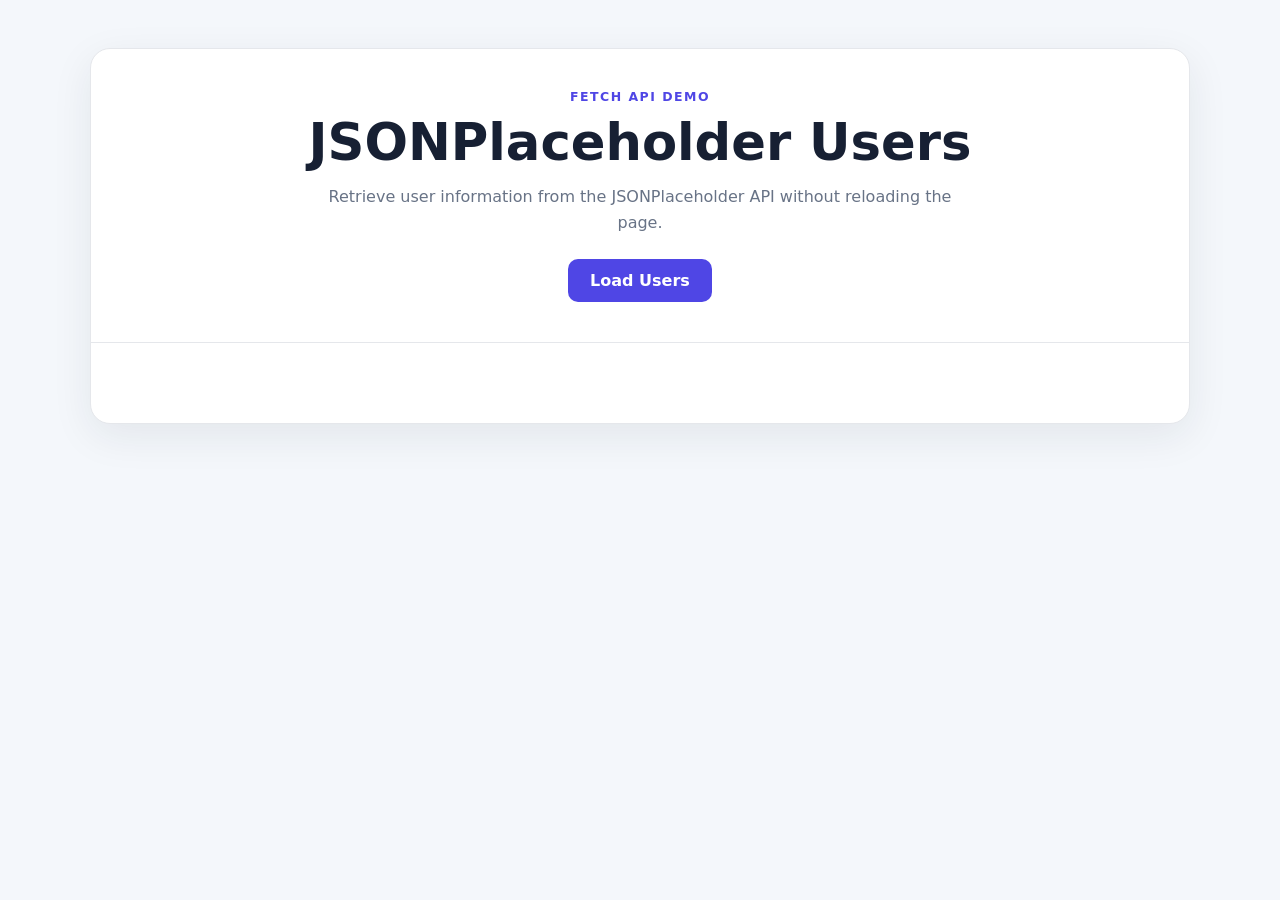
<file: API-Powered User Directory/index.html>
<!DOCTYPE html>
<html lang="en">
<head>
  <meta charset="UTF-8">
  <meta name="viewport" content="width=device-width, initial-scale=1.0">
  <title>JSONPlaceholder Users</title>
  <link rel="stylesheet" href="style.css">
</head>
<body>
  <main class="container">
    <section class="app">
      <header class="app__header">
        <p class="eyebrow">Fetch API Demo</p>
        <h1>JSONPlaceholder Users</h1>
        <p class="intro">
          Retrieve user information from the JSONPlaceholder API without reloading the page.
        </p>
        <button id="loadUsersBtn" class="button" type="button">
          Load Users
        </button>
      </header>

      <div id="status" class="status" role="status" aria-live="polite"></div>
      <section id="usersContainer" class="users" aria-label="User list"></section>
    </section>
  </main>

  <script src="script.js" defer></script>
</body>
</html>
</file>
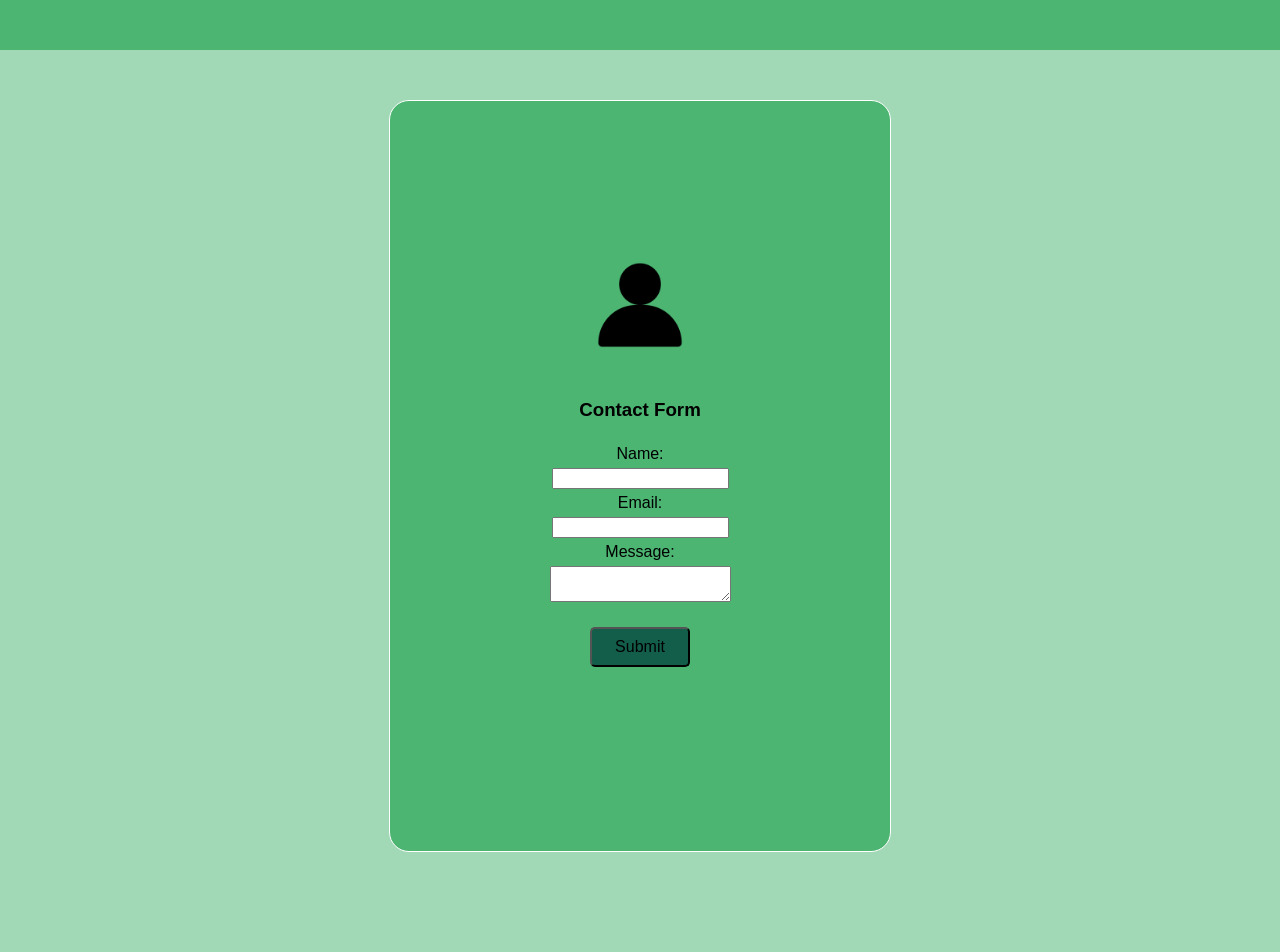
<file: Simple Contact Form/index.html>
<!DOCTYPE html>
<html lang="en">

<head>
    <meta charset="UTF-8">
    <meta name="viewport" content="width=device-width, initial-scale=1.0">
    <title>Contact Form</title>
    <link rel="stylesheet" href="CSS/styles.css">
</head>

    <body> 
    
        <header class="navBar" id="navbar"></header>   
        
        <form class="contactForm" name="myForm">
        
            <img src="images/contact.png" alt="Contact Us" class="contact-image">
            <h3 id="formHeading">Contact Form</h3>

            <label for="name">Name:</label>
            <input type="text" id="name" name="name">

            <label for="email">Email:</label>
            <input type="email" id="email" name="email">

            <label for="message">Message:</label>
            <textarea id="message" name="message"></textarea>

            <button type="submit" class="submit">Submit</button>
        
        </form>
        <script src="Javascript/script.js"></script>
    </body>
</html>
</file>
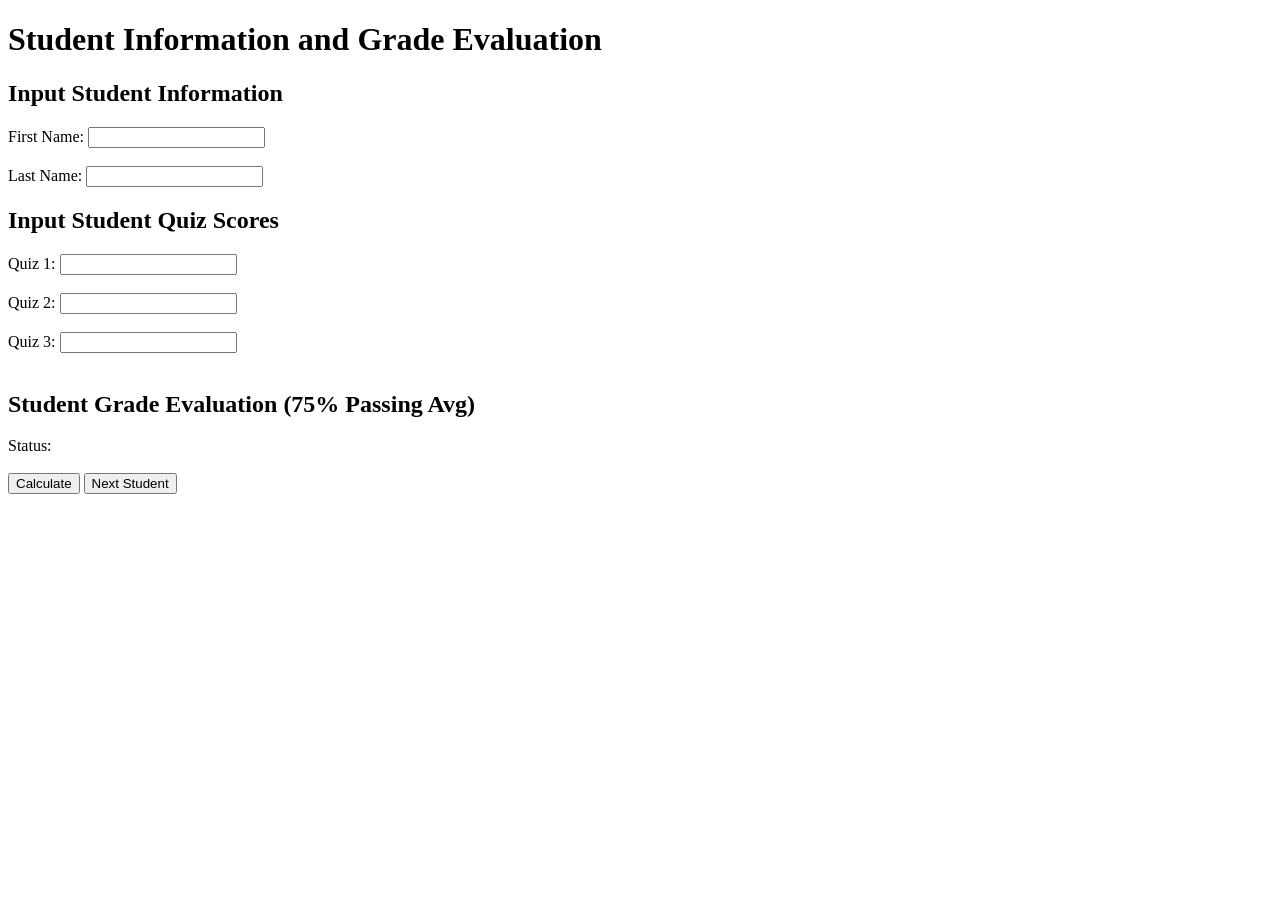
<file: Student Information and Grade Evaluation/index.html>
<!DOCTYPE html>
<html lang="en">
<link rel="stylesheet" href="styles.css">

<head>
    <meta charset="UTF-8">
    <meta name="viewport" content="width=device-width, initial-scale=1.0">
    <title>Student Information and Grade Evaluation</title>

</head>

    <body>

        <div class="student">
            <h1>Student Information and Grade Evaluation</h1>
                
                <h2>Input Student Information</h2>
                <label for ="fname">First Name:</label>
                <input type="text" id="fname" name="fname"><br><br>

                <label for ="lname">Last Name:</label>
                <input type="text" id="lname" name="lname">


                <h2>Input Student Quiz Scores</h2> 
                <label for ="quiz1">Quiz 1:</label>
                <input type="number" id="quiz1" name="quiz1"><br><br>

                <label for ="quiz2">Quiz 2:</label>
                <input type="number" id="quiz2" name="quiz2"><br><br>

                <label for ="quiz3">Quiz 3:</label>
                <input type="number" id="quiz3" name="quiz3"><br><br>


                <h2>Student Grade Evaluation (75% Passing Avg)</h2>
               <label><span id="grade">Status: </span></label><br><br>


                 <button id="submitBtn">Calculate</button>
                 
                 <button id="resetBtn">Next Student</button>

        </div>

         <script src="script.js"></script> <!-- javascript -->

    </body>




</html>
</file>
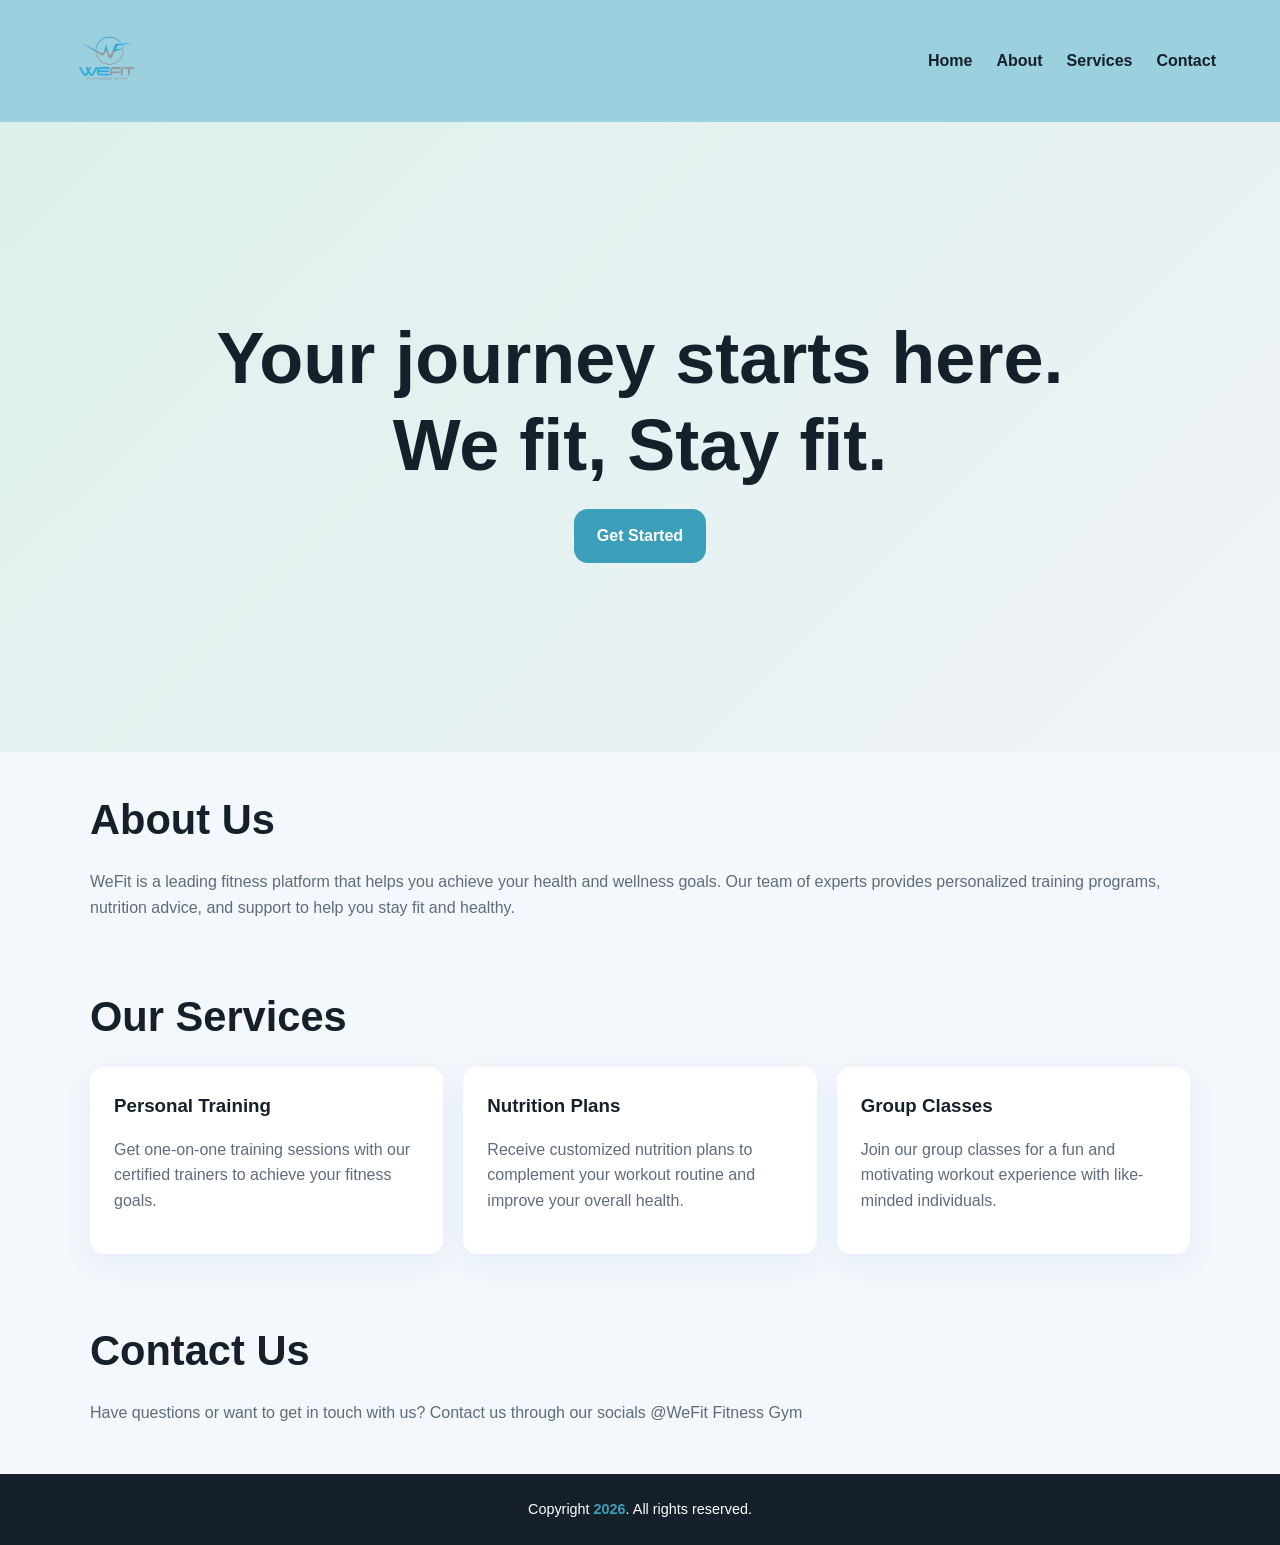
<file: One-page responsive website/responsive-demo/index.html>
<!DOCTYPE html>
<html lang="en">

<head>
  <meta charset="UTF-8">
  <meta name="viewport" content="width=device-width, initial-scale=1.0">
  <title>WeFit</title>
  <link rel="stylesheet" href="../css/main.css">
</head>

<body>
    <header class = "header">
        <a href="#" class="logo" aria-label="Go to home page">
            <img src="../image/weFit.png" alt="WeFit Logo" class="logo-image">
        </a>
            <button class="menu-btn" id="menuBtn"
            aria-label="Open navigation">☰</button>
        
            <nav class="nav">
                <ul>
                    <li><a href="#home">Home</a></li>
                    <li><a href="#about">About</a></li>
                    <li><a href="#services">Services</a></li>
                    <li><a href="#contact">Contact</a></li>
                </ul>
            </nav>

    </header>
    <main>
            <!--hero section-->
        <section class="hero" id="home">
            <div class="hero-content">
                
                <h1>Your journey starts here. </h1>
                <h1>We fit, Stay fit.</h1>
                
                <a href="#services" class="btn">Get Started</a>
            </div>
        </section>

            <!--about section-->
        <section class="about" id="about">
            <h2>About Us</h2>
            <p>WeFit is a leading fitness platform that helps you achieve your health and wellness goals. Our team of experts provides personalized training programs, nutrition advice, and support to help you stay fit and healthy.</p>
        </section>

            <!--services section-->
        <section class="services" id="services">
            <h2>Our Services</h2>
            <div class="service-cards">
                <article class="service-card">
                    <h3>Personal Training</h3>
                    <p>Get one-on-one training sessions with our certified trainers to achieve your fitness goals.</p>
                </article>
                <article class="service-card">
                    <h3>Nutrition Plans</h3>
                    <p>Receive customized nutrition plans to complement your workout routine and improve your overall health.</p>
                </article>
                <article class="service-card">
                    <h3>Group Classes</h3>
                    <p>Join our group classes for a fun and motivating workout experience with like-minded individuals.</p>
                </article>
            </div>
        </section>
        
            <!--contact section (possible footer pero ayna)--> 
        <section class="contact" id="contact">
            <article class="contact-info">
                <h2>Contact Us</h2>
                <p>Have questions or want to get in touch with us? Contact us through our socials @WeFit Fitness Gym</p>
            </article>
        </section>

    </main>

    <footer class="footer">
        Copyright <span id="year"></span>. All rights reserved.
    </footer>

    <script src="../js/script.js"></script>
</body>
</html>
</file>
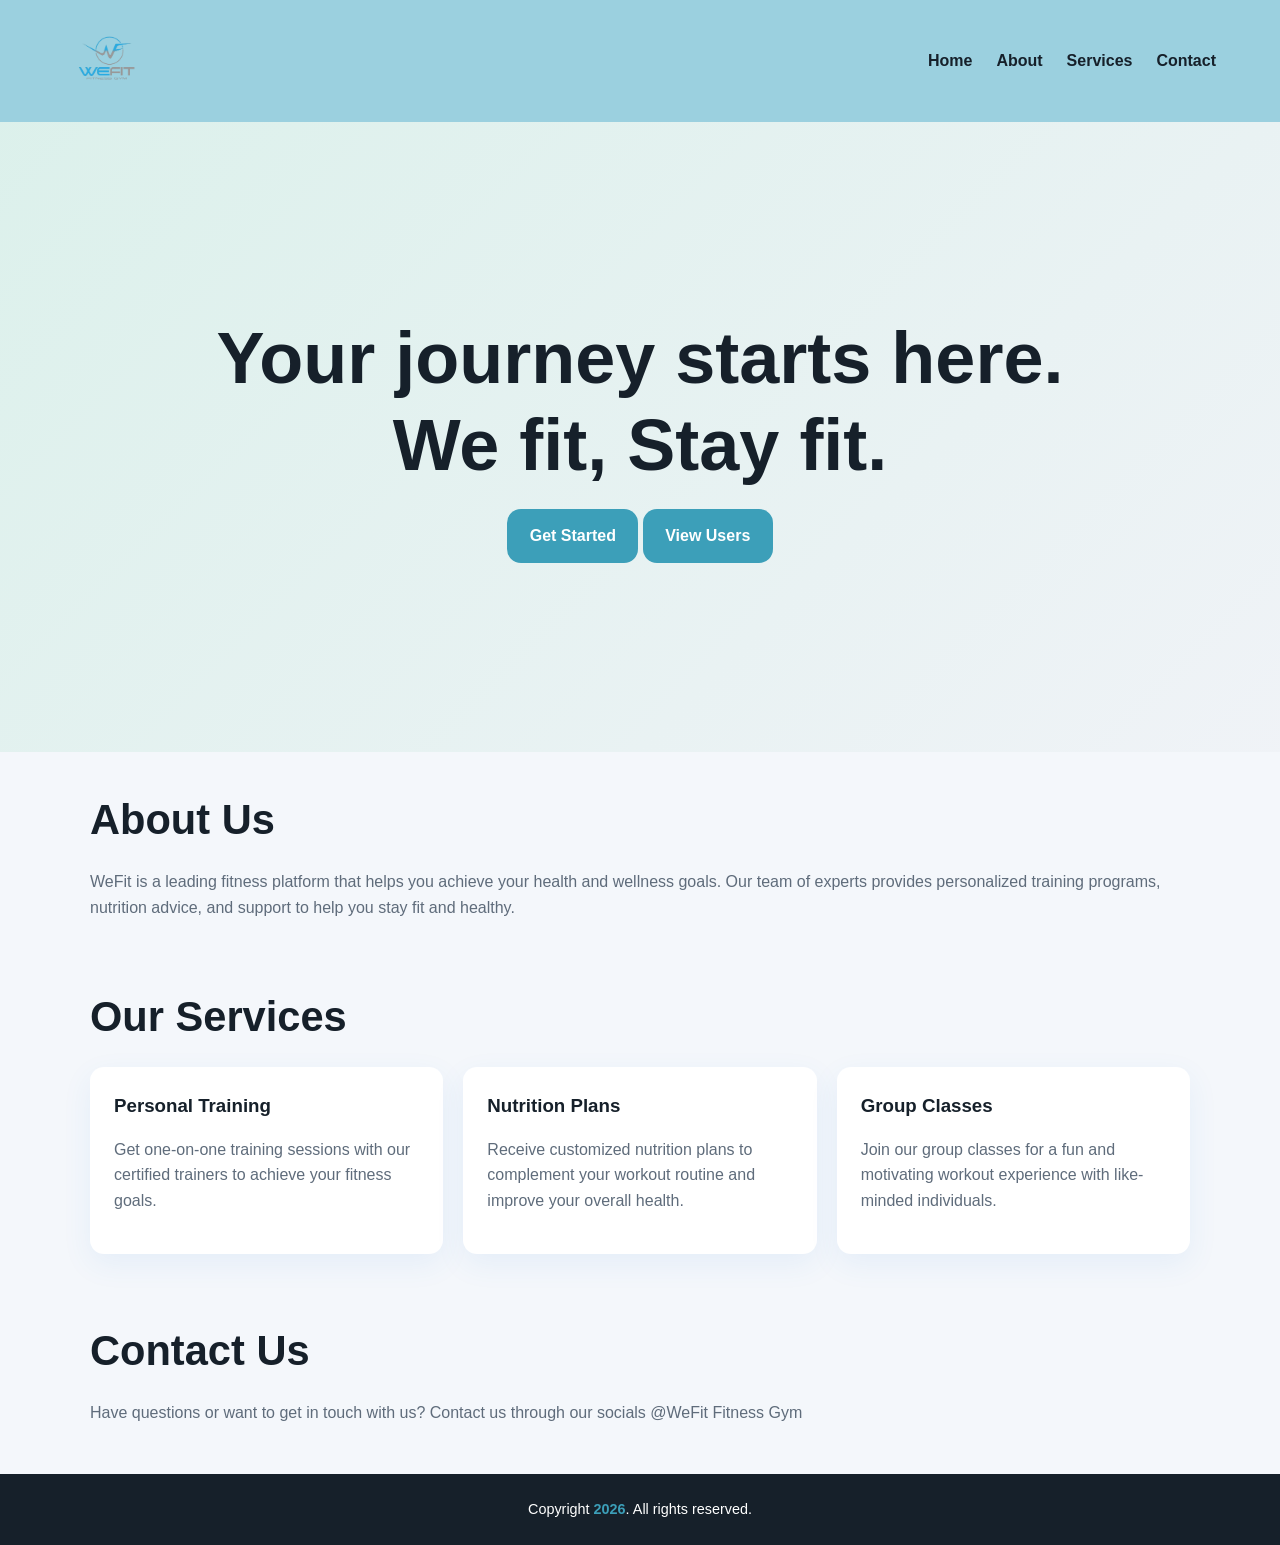
<file: Simple Contact Form/Javascript/One-page responsive website_json(fix)/responsive-demo/index.html>
<!DOCTYPE html>
<html lang="en">

<head>
  <meta charset="UTF-8">
  <meta name="viewport" content="width=device-width, initial-scale=1.0">
  <title>WeFit</title>
  <link rel="stylesheet" href="../css/main.css">
</head>

<body>
    <header class = "header">
        <a href="#" class="logo" aria-label="Go to home page">
            <img src="../image/weFit.png" alt="WeFit Logo" class="logo-image">
        </a>
            <button class="menu-btn" id="menuBtn"
            aria-label="Open navigation">☰</button>
        
            <nav class="nav">
                <ul>
                    <li><a href="#home">Home</a></li>
                    <li><a href="#about">About</a></li>
                    <li><a href="#services">Services</a></li>
                    <li><a href="#contact">Contact</a></li>
                </ul>
            </nav>

    </header>
    <main>
            <!--hero section-->
        <section class="hero" id="home">
            <div class="hero-content">
                
                <h1>Your journey starts here. </h1>
                <h1>We fit, Stay fit.</h1>
                
                <a href="#services" class="btn">Get Started</a>
                <a id ="load" class="btn">View Users</a>
            </div>
        </section>

            <!--about section-->
        <section class="about" id="about">
            <h2>About Us</h2>
            <p>WeFit is a leading fitness platform that helps you achieve your health and wellness goals. Our team of experts provides personalized training programs, nutrition advice, and support to help you stay fit and healthy.</p>
        </section>

            <!--services section-->
        <section class="services" id="services">
            <h2>Our Services</h2>
            <div class="service-cards">
                <article class="service-card">
                    <h3>Personal Training</h3>
                    <p>Get one-on-one training sessions with our certified trainers to achieve your fitness goals.</p>
                </article>
                <article class="service-card">
                    <h3>Nutrition Plans</h3>
                    <p>Receive customized nutrition plans to complement your workout routine and improve your overall health.</p>
                </article>
                <article class="service-card">
                    <h3>Group Classes</h3>
                    <p>Join our group classes for a fun and motivating workout experience with like-minded individuals.</p>
                </article>
            </div>
        </section>
        
            <!--contact section (possible footer pero ayna)--> 
        <section class="contact" id="contact">
            <article class="contact-info">
                <h2>Contact Us</h2>
                <p>Have questions or want to get in touch with us? Contact us through our socials @WeFit Fitness Gym</p>
            </article>
        </section>

    </main>

    <footer class="footer">
        Copyright <span id="year"></span>. All rights reserved.
    </footer>

    <script src="../js/script.js"></script>
</body>
</html>
</file>
<file: API-Powered User Directory/style.css>
*{box-sizing:border-box}body{margin:0;min-height:100vh;font-family:Inter,system-ui,-apple-system,BlinkMacSystemFont,"Segoe UI",sans-serif;background:#f4f7fb;color:#172033}.container{width:min(1100px,calc(100% - 32px));margin:0 auto;padding:48px 0}.app{background:#fff;border:1px solid #e5e7eb;border-radius:20px;overflow:hidden;box-shadow:0 12px 40px rgba(23,32,51,.08)}.app__header{padding:40px;text-align:center;border-bottom:1px solid #e5e7eb}.eyebrow{margin:0 0 8px;color:#4f46e5;font-size:.78rem;font-weight:800;letter-spacing:.12em;text-transform:uppercase}h1{margin:0;font-size:clamp(2rem,5vw,3.2rem)}.intro{max-width:650px;margin:12px auto 24px;color:#687386;line-height:1.6}.button{border:0;border-radius:10px;padding:12px 22px;background:#4f46e5;color:#fff;font:inherit;font-weight:700;cursor:pointer;transition:background .2s,transform .2s}.button:hover{background:#3730a3;transform:translateY(-1px)}.button:disabled{opacity:.6;cursor:not-allowed;transform:none}.status{margin:24px 40px 0;padding:12px 16px;border-radius:10px;color:#687386;text-align:center}.status:empty{display:none}.status--loading{background:#eef2ff;color:#3730a3}.status--error{background:#fef2f2;color:#b91c1c}.status--success{background:#ecfdf5;color:#047857}.users{display:grid;grid-template-columns:repeat(auto-fit,minmax(280px,1fr));gap:20px;padding:40px}.user-card{padding:22px;border:1px solid #e5e7eb;border-radius:14px;background:#fff}.user-card h2{margin:0 0 4px;font-size:1.2rem}.user-card__username{margin:0 0 18px;color:#4f46e5;font-weight:600}.user-card dl{margin:0}.user-card .field{padding:10px 0;border-top:1px solid #e5e7eb}.user-card .field:first-child{border-top:0}.user-card dt{margin-bottom:3px;color:#687386;font-size:.78rem;font-weight:700;text-transform:uppercase;letter-spacing:.04em}.user-card dd{margin:0;overflow-wrap:anywhere}.empty{grid-column:1/-1;padding:30px;color:#687386;text-align:center}@media (max-width:600px){.container{width:min(100% - 20px,1100px);padding:20px 0}.app__header,.users{padding:24px}.status{margin:20px 24px 0}}
</file>
<file: Simple Contact Form/CSS/styles.css>
body {
  background-color: #A1D8B5;
}
body .navBar {
  position: fixed;
  top: 0;
  left: 0;
  width: 100%;
  height: 50px;
  padding: 0;
  margin: auto;
  overflow: hidden;
  background-color: #4CB572;
  z-index: 1000;
}
body .contactForm {
  width: 400px;
  height: 680px;
  padding: 50px;
  padding-top: 20px;
  border-radius: 20px;
  border: 1px solid #ffffff;
  margin: 100px auto;
  display: flex;
  flex-direction: column;
  align-items: center;
  justify-content: center;
  font-family: roboto, sans-serif;
  font-size: 16px;
  text-align: center;
  row-gap: 5px;
  background-color: #4CB572;
}
body .contact-image {
  justify-content: center;
  width: 100px;
  height: 100px;
  margin-bottom: 20px;
}
body button.submit {
  width: 100px;
  height: 40px;
  border-radius: 5px;
  margin-top: 20px;
  background-color: #135E4B;
  font-family: roboto, sans-serif;
  font-size: 16px;
  cursor: pointer;
}
body button.submit:hover {
  background-color: #348168;
}/*# sourceMappingURL=styles.css.map */
</file>
<file: Student Information and Grade Evaluation/styles.css>
.student{

}
</file>
<file: One-page responsive website/css/main.css>
* {
  box-sizing: border-box;
}

html {
  scroll-behavior: smooth;
}

body {
  margin: 0;
  font-family: Arial Black, sans-serif;
  background: #f4f7fb;
  color: #16202a;
  line-height: 1.6;
}

img {
  max-width: 100%;
  display: block;
}

a {
  text-decoration: none;
}

ul {
  list-style: none;
  margin: 0;
  padding: 0;
}

.header {
  position: sticky;
  top: 0;
  z-index: 10;
  display: flex;
  align-items: center;
  justify-content: space-between;
  gap: 1rem;
  padding: 1rem 5%;
  background: #9BD0DF;
  position: auto fixed;
}

.logo {
  color: #24344C;
  font-size: 1.7rem;
  font-weight: 800;
  letter-spacing: 0.04em;
}

.logo-image {
  height: 90px;
  width: auto;
  margin-left: 0;
}

.nav {
  display: none;
}

.nav.open {
  display: flex;
  position: absolute;
  top: 100%;
  left: 0;
  right: 0;
  background: rgba(255, 255, 255, 0.98);
  padding: 1rem 5%;
  border-bottom: 1px solid rgba(22, 32, 42, 0.06);
  box-shadow: 0 10px 25px rgba(0, 0, 0, 0.05);
}

.nav ul {
  display: flex;
  flex-direction: column;
  gap: 0.75rem;
  align-items: flex-start;
  width: 100%;
}

.nav a {
  color: #16202a;
  font-weight: 600;
  transition: color 0.2s ease;
}
.nav a:hover {
  color: #24344C;
}

.menu-btn {
  border: 0;
  background: #16202a;
  color: #ffffff;
  font-size: 1.5rem;
  line-height: 1;
  padding: 0.5rem 0.75rem;
  border-radius: 14px;
  cursor: pointer;
}

.hero {
  display: grid;
  place-items: center;
  min-height: 70vh;
  padding: 4rem 5%;
  background: linear-gradient(135deg, rgba(46, 194, 122, 0.12), rgba(22, 32, 42, 0.02));
  text-align: center;
}

.hero-content {
  width: min(90%, 1100px);
}

.hero h1 {
  margin: 0.5rem 0;
  font-size: clamp(2rem, 6vw, 4.5rem);
  line-height: 1.1;
}

.hero p {
  color: #5f6c7b;
  margin: 0 auto 1.5rem;
  max-width: 700px;
}

.btn {
  display: inline-block;
  border: 0;
  padding: 0.9rem 1.4rem;
  border-radius: 14px;
  background: #3C9FB9;
  color: #ffffff;
  font-weight: 700;
  cursor: pointer;
  transition: transform 0.2s ease, background 0.2s ease;
  margin-top: 1rem;
}
.btn:hover {
  background: #24344C;
  transform: translateY(-2px);
}

.about,
.services,
.contact {
  width: min(90%, 1100px);
  margin: 0 auto 4rem;
}

.about h2,
.services h2,
.contact h2 {
  margin-bottom: 1rem;
  font-size: clamp(1.8rem, 4vw, 2.6rem);
}

.about p,
.contact p,
.service-card p {
  color: #5f6c7b;
}

.service-cards {
  display: grid;
  gap: 1.25rem;
  grid-template-columns: 1fr;
}

.service-card {
  background: #ffffff;
  padding: 1.5rem;
  border-radius: 14px;
  box-shadow: 0 10px 30px rgba(54, 132, 211, 0.08);
}

.service-card h3 {
  margin-top: 0;
  margin-bottom: 0.75rem;
  color: #16202a;
}

.contact {
  margin-bottom: 3rem;
}

.footer {
  background: #16202a;
  color: white;
  text-align: center;
  padding: 1.5rem;
  margin-top: 3rem;
  font-size: 0.9rem;
}
.footer #year {
  font-weight: bold;
  color: #3C9FB9;
}

@media (min-width: 768px) {
  .nav {
    display: flex;
    position: static;
    background: transparent;
    padding: 0;
    border-bottom: none;
    box-shadow: none;
  }
  .nav ul {
    flex-direction: row;
    align-items: center;
    gap: 1.5rem;
    width: auto;
  }
  .menu-btn {
    display: none;
  }
  .service-cards {
    grid-template-columns: repeat(2, minmax(0, 1fr));
  }
}
@media (min-width: 1024px) {
  .service-cards {
    grid-template-columns: repeat(3, minmax(0, 1fr));
  }
}

/*# sourceMappingURL=main.css.map */
</file>
<file: Simple Contact Form/Javascript/One-page responsive website_json(fix)/css/main.css>
* {
  box-sizing: border-box;
}

html {
  scroll-behavior: smooth;
}

body {
  margin: 0;
  font-family: Arial Black, sans-serif;
  background: #f4f7fb;
  color: #16202a;
  line-height: 1.6;
}

img {
  max-width: 100%;
  display: block;
}

a {
  text-decoration: none;
}

ul {
  list-style: none;
  margin: 0;
  padding: 0;
}

.header {
  position: sticky;
  top: 0;
  z-index: 10;
  display: flex;
  align-items: center;
  justify-content: space-between;
  gap: 1rem;
  padding: 1rem 5%;
  background: #9BD0DF;
  position: auto fixed;
}

.logo {
  color: #24344C;
  font-size: 1.7rem;
  font-weight: 800;
  letter-spacing: 0.04em;
}

.logo-image {
  height: 90px;
  width: auto;
  margin-left: 0;
}

.nav {
  display: none;
}

.nav.open {
  display: flex;
  position: absolute;
  top: 100%;
  left: 0;
  right: 0;
  background: rgba(255, 255, 255, 0.98);
  padding: 1rem 5%;
  border-bottom: 1px solid rgba(22, 32, 42, 0.06);
  box-shadow: 0 10px 25px rgba(0, 0, 0, 0.05);
}

.nav ul {
  display: flex;
  flex-direction: column;
  gap: 0.75rem;
  align-items: flex-start;
  width: 100%;
}

.nav a {
  color: #16202a;
  font-weight: 600;
  transition: color 0.2s ease;
}
.nav a:hover {
  color: #24344C;
}

.menu-btn {
  border: 0;
  background: #16202a;
  color: #ffffff;
  font-size: 1.5rem;
  line-height: 1;
  padding: 0.5rem 0.75rem;
  border-radius: 14px;
  cursor: pointer;
}

.hero {
  display: grid;
  place-items: center;
  min-height: 70vh;
  padding: 4rem 5%;
  background: linear-gradient(135deg, rgba(46, 194, 122, 0.12), rgba(22, 32, 42, 0.02));
  text-align: center;
}

.hero-content {
  width: min(90%, 1100px);
}

.hero h1 {
  margin: 0.5rem 0;
  font-size: clamp(2rem, 6vw, 4.5rem);
  line-height: 1.1;
}

.hero p {
  color: #5f6c7b;
  margin: 0 auto 1.5rem;
  max-width: 700px;
}

.btn {
  display: inline-block;
  border: 0;
  padding: 0.9rem 1.4rem;
  border-radius: 14px;
  background: #3C9FB9;
  color: #ffffff;
  font-weight: 700;
  cursor: pointer;
  transition: transform 0.2s ease, background 0.2s ease;
  margin-top: 1rem;
}
.btn:hover {
  background: #24344C;
  transform: translateY(-2px);
}

.about,
.services,
.contact {
  width: min(90%, 1100px);
  margin: 0 auto 4rem;
}

.about h2,
.services h2,
.contact h2 {
  margin-bottom: 1rem;
  font-size: clamp(1.8rem, 4vw, 2.6rem);
}

.about p,
.contact p,
.service-card p {
  color: #5f6c7b;
}

.service-cards {
  display: grid;
  gap: 1.25rem;
  grid-template-columns: 1fr;
}

.service-card {
  background: #ffffff;
  padding: 1.5rem;
  border-radius: 14px;
  box-shadow: 0 10px 30px rgba(54, 132, 211, 0.08);
}

.service-card h3 {
  margin-top: 0;
  margin-bottom: 0.75rem;
  color: #16202a;
}

.contact {
  margin-bottom: 3rem;
}

.footer {
  background: #16202a;
  color: white;
  text-align: center;
  padding: 1.5rem;
  margin-top: 3rem;
  font-size: 0.9rem;
}
.footer #year {
  font-weight: bold;
  color: #3C9FB9;
}

@media (min-width: 768px) {
  .nav {
    display: flex;
    position: static;
    background: transparent;
    padding: 0;
    border-bottom: none;
    box-shadow: none;
  }
  .nav ul {
    flex-direction: row;
    align-items: center;
    gap: 1.5rem;
    width: auto;
  }
  .menu-btn {
    display: none;
  }
  .service-cards {
    grid-template-columns: repeat(2, minmax(0, 1fr));
  }
}
@media (min-width: 1024px) {
  .service-cards {
    grid-template-columns: repeat(3, minmax(0, 1fr));
  }
}

/*# sourceMappingURL=main.css.map */
</file>
